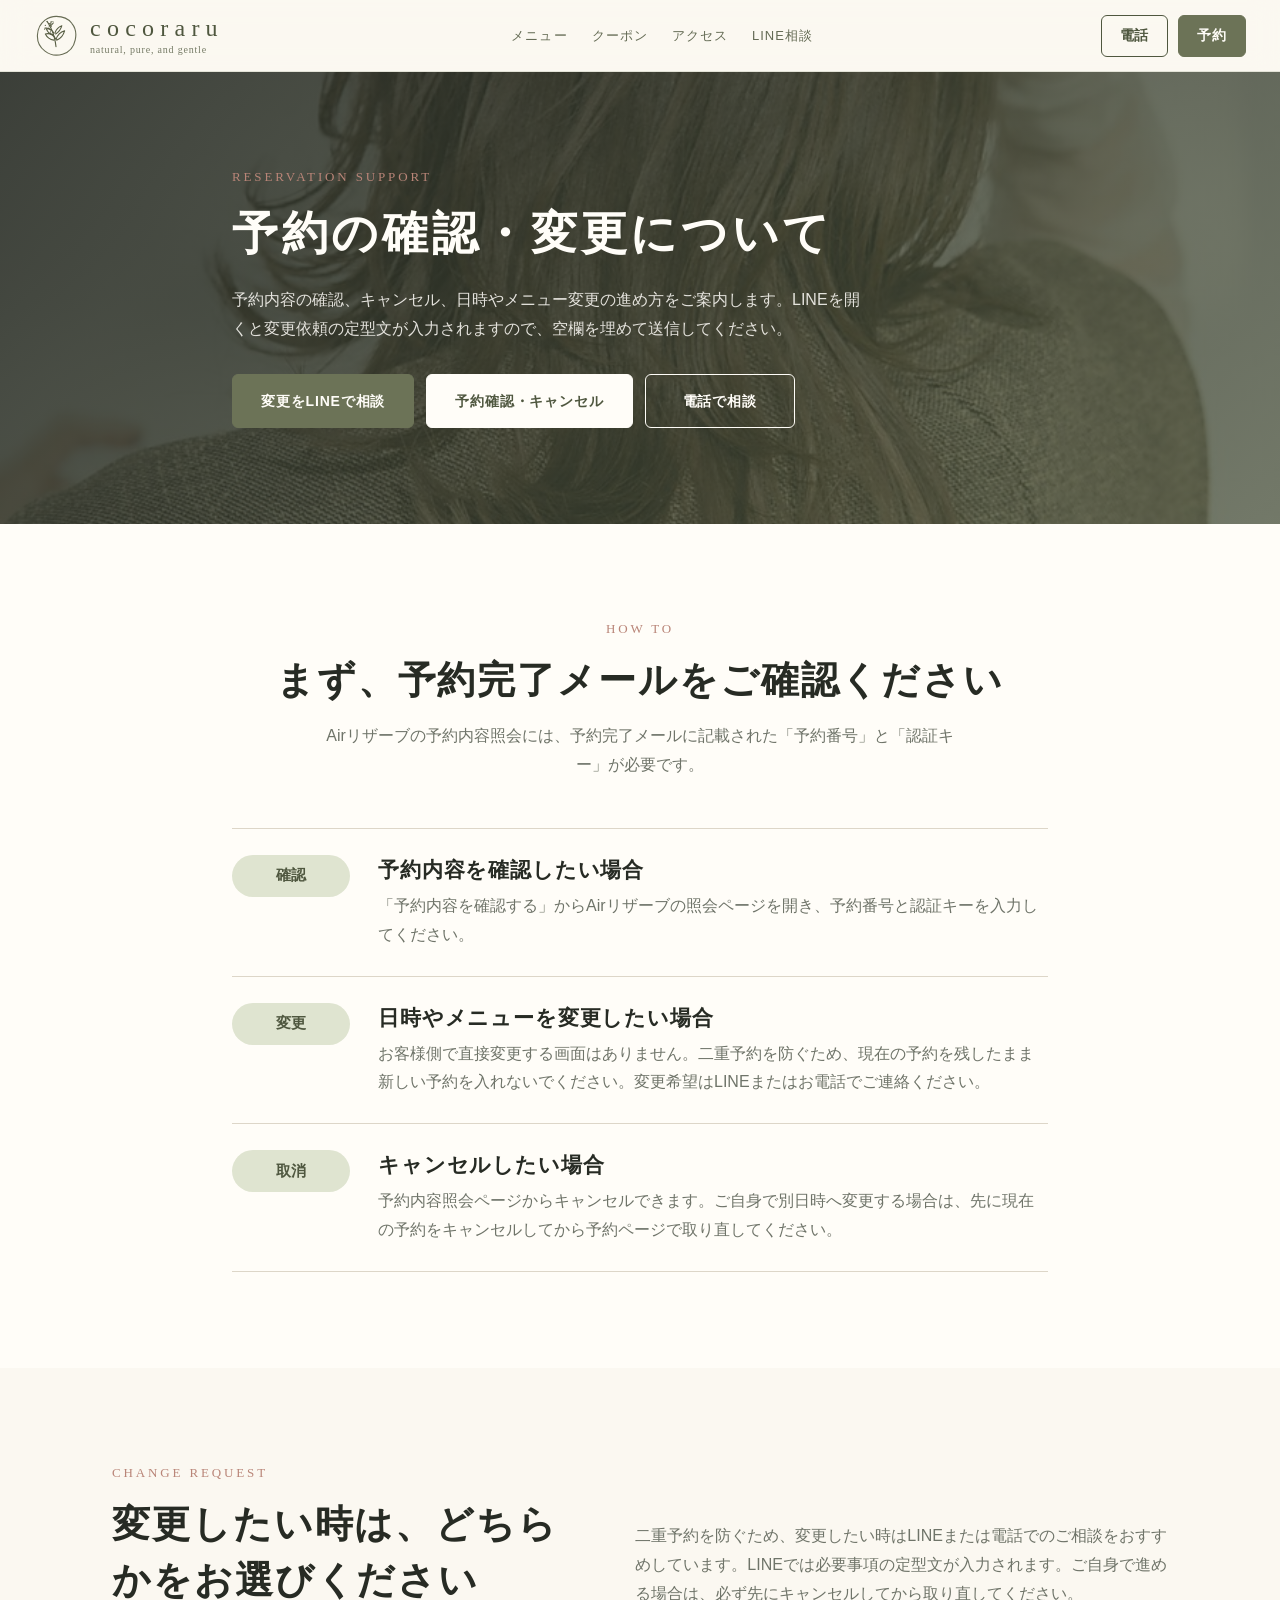
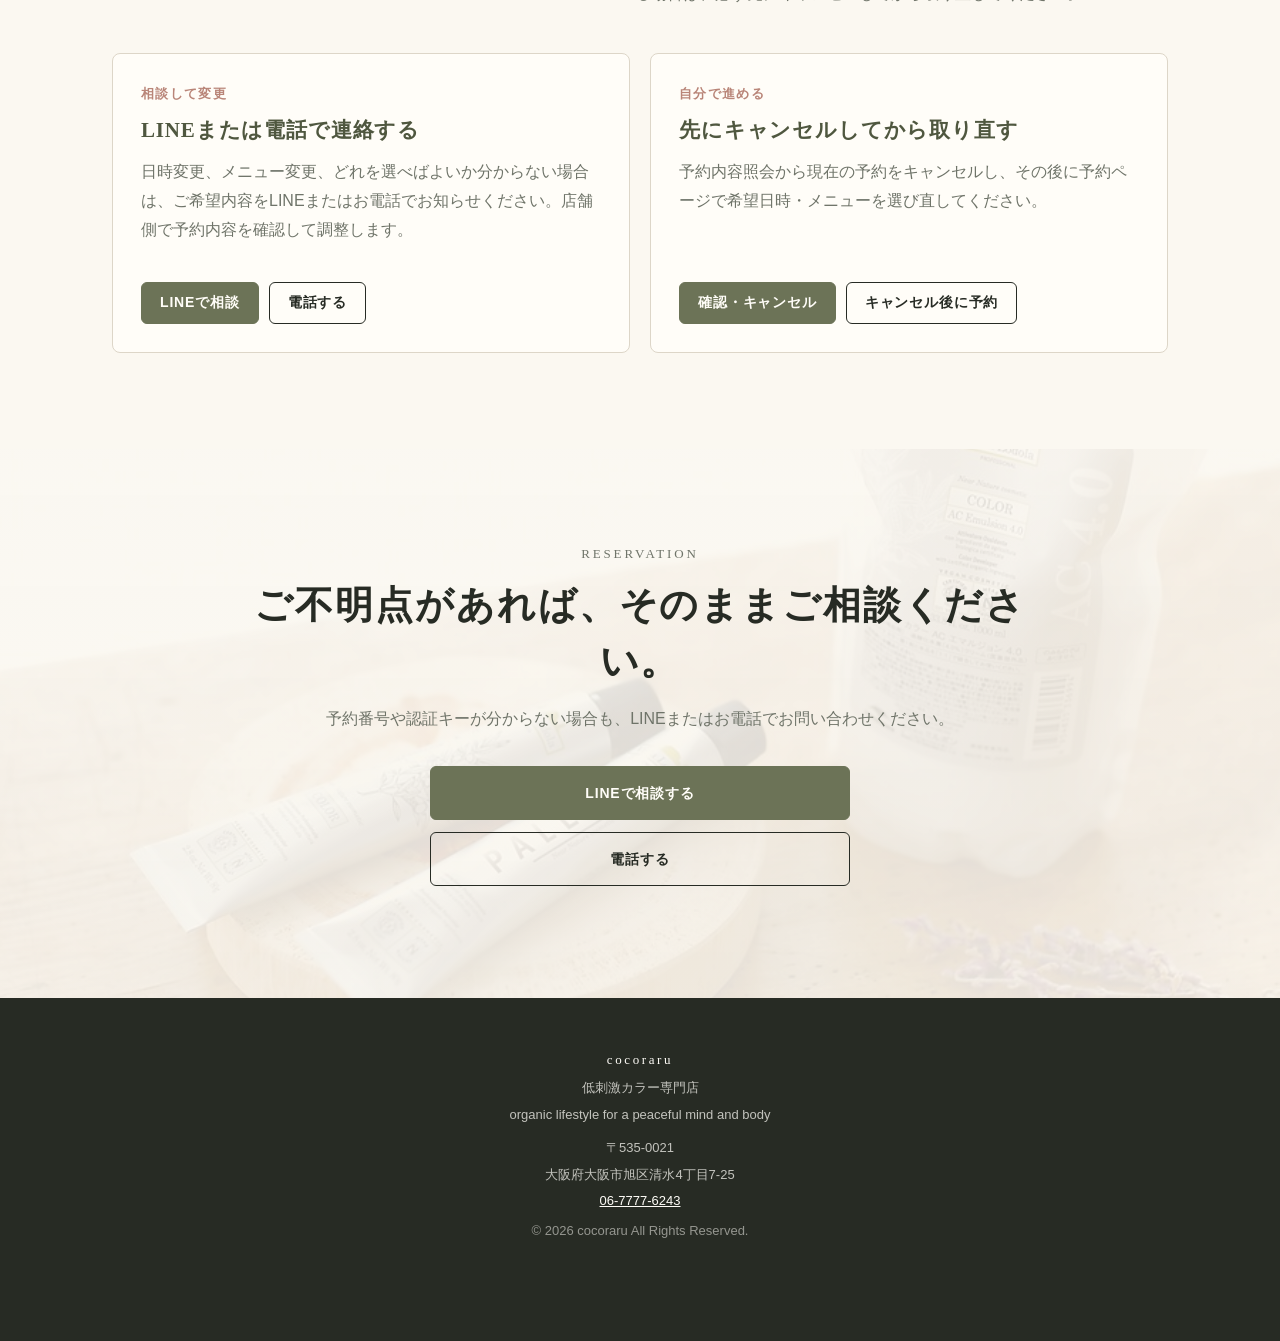
<file: reservation-help.html>
<!doctype html>
<html lang="ja">
<head>
  <meta charset="utf-8">
  <meta name="viewport" content="width=device-width, initial-scale=1">
  <title>予約の確認・変更について | cocoraru</title>
  <meta name="description" content="cocoraruの予約確認、キャンセル、日時やメニュー変更の方法をご案内します。">
  <meta name="theme-color" content="#6c7357">
  <script>
    if (location.protocol === "http:" && /(^|\.)cocoraru\.com$/i.test(location.hostname)) {
      location.replace("https://" + location.host + location.pathname + location.search + location.hash);
    }
  </script>
  <link rel="icon" href="./assets/favicon.svg" type="image/svg+xml">
  <link rel="stylesheet" href="./styles.css">
</head>
<body>
  <header class="site-header" data-header>
    <a class="brand-mark" href="./index.html#top" aria-label="cocoraru トップへ">
      <img class="brand-symbol" src="./assets/cocoraru-flower-mark.svg" alt="" aria-hidden="true">
      <span>
        <span class="brand-name">cocoraru</span>
        <span class="brand-sub">natural, pure, and gentle</span>
      </span>
    </a>
    <nav class="header-nav" aria-label="ページ内メニュー">
      <a href="./index.html#menu">メニュー</a>
      <a href="./index.html#coupon">クーポン</a>
      <a href="./index.html#access">アクセス</a>
      <a href="https://lin.ee/QCtVZkC">LINE相談</a>
    </nav>
    <div class="header-actions">
      <a class="btn btn-ghost" href="tel:0677776243">電話</a>
      <a class="btn btn-main" href="https://airrsv.net/cocoraru/calendar">予約</a>
    </div>
  </header>

  <main class="subpage-main">
    <section class="reservation-hero" aria-labelledby="reservation-title">
      <div class="section-inner narrow">
        <p class="section-kicker">Reservation Support</p>
        <h1 id="reservation-title">予約の確認・変更について</h1>
        <p>予約内容の確認、キャンセル、日時やメニュー変更の進め方をご案内します。LINEを開くと変更依頼の定型文が入力されますので、空欄を埋めて送信してください。</p>
        <div class="reservation-actions" aria-label="予約サポート導線">
          <a class="btn btn-main btn-large" href="https://line.me/R/oaMessage/%40244kjccp/?%E4%BA%88%E7%B4%84%E5%A4%89%E6%9B%B4%E5%B8%8C%E6%9C%9B%E3%81%A7%E3%81%99%E3%80%82%0A%E4%BA%88%E7%B4%84%E6%99%82%E3%81%AE%E3%81%8A%E5%90%8D%E5%89%8D%EF%BC%9A%0A%E7%8F%BE%E5%9C%A8%E3%81%AE%E4%BA%88%E7%B4%84%E6%97%A5%E6%99%82%EF%BC%9A%0A%E5%A4%89%E6%9B%B4%E5%B8%8C%E6%9C%9B%E6%97%A5%E6%99%82%EF%BC%9A%0A%E7%AC%AC1%E5%B8%8C%E6%9C%9B%EF%BC%9A%0A%E7%AC%AC2%E5%B8%8C%E6%9C%9B%EF%BC%9A%0A%E3%83%A1%E3%83%8B%E3%83%A5%E3%83%BC%E5%A4%89%E6%9B%B4%EF%BC%9A%E3%81%AA%E3%81%97%EF%BC%8F%E3%81%82%E3%82%8A%EF%BC%88%E5%86%85%E5%AE%B9%EF%BC%9A%EF%BC%89%0A%E5%82%99%E8%80%83%EF%BC%9A">変更をLINEで相談</a>
          <a class="btn btn-light btn-large" href="https://airrsv.net/cocoraru/inquiry/oneShot/">予約確認・キャンセル</a>
          <a class="btn btn-outline btn-large" href="tel:0677776243">電話で相談</a>
        </div>
      </div>
    </section>

    <section class="reservation-guide" aria-labelledby="guide-title">
      <div class="section-inner narrow">
        <div class="section-heading center">
          <p class="section-kicker">How To</p>
          <h2 id="guide-title">まず、予約完了メールをご確認ください</h2>
          <p>Airリザーブの予約内容照会には、予約完了メールに記載された「予約番号」と「認証キー」が必要です。</p>
        </div>
        <ol class="flow-list">
          <li>
            <span>確認</span>
            <div>
              <h3>予約内容を確認したい場合</h3>
              <p>「予約内容を確認する」からAirリザーブの照会ページを開き、予約番号と認証キーを入力してください。</p>
            </div>
          </li>
          <li>
            <span>変更</span>
            <div>
              <h3>日時やメニューを変更したい場合</h3>
              <p>お客様側で直接変更する画面はありません。二重予約を防ぐため、現在の予約を残したまま新しい予約を入れないでください。変更希望はLINEまたはお電話でご連絡ください。</p>
            </div>
          </li>
          <li>
            <span>取消</span>
            <div>
              <h3>キャンセルしたい場合</h3>
              <p>予約内容照会ページからキャンセルできます。ご自身で別日時へ変更する場合は、先に現在の予約をキャンセルしてから予約ページで取り直してください。</p>
            </div>
          </li>
        </ol>
      </div>
    </section>

    <section class="change-options" aria-labelledby="change-title">
      <div class="section-inner">
        <div class="split-heading">
          <div>
            <p class="section-kicker">Change Request</p>
            <h2 id="change-title">変更したい時は、どちらかをお選びください</h2>
          </div>
          <p>二重予約を防ぐため、変更したい時はLINEまたは電話でのご相談をおすすめしています。LINEでは必要事項の定型文が入力されます。ご自身で進める場合は、必ず先にキャンセルしてから取り直してください。</p>
        </div>
        <div class="reservation-card-grid">
          <article class="reservation-card">
            <span>相談して変更</span>
            <h3>LINEまたは電話で連絡する</h3>
            <p>日時変更、メニュー変更、どれを選べばよいか分からない場合は、ご希望内容をLINEまたはお電話でお知らせください。店舗側で予約内容を確認して調整します。</p>
            <div class="card-actions">
              <a class="btn btn-main" href="https://line.me/R/oaMessage/%40244kjccp/?%E4%BA%88%E7%B4%84%E5%A4%89%E6%9B%B4%E5%B8%8C%E6%9C%9B%E3%81%A7%E3%81%99%E3%80%82%0A%E4%BA%88%E7%B4%84%E6%99%82%E3%81%AE%E3%81%8A%E5%90%8D%E5%89%8D%EF%BC%9A%0A%E7%8F%BE%E5%9C%A8%E3%81%AE%E4%BA%88%E7%B4%84%E6%97%A5%E6%99%82%EF%BC%9A%0A%E5%A4%89%E6%9B%B4%E5%B8%8C%E6%9C%9B%E6%97%A5%E6%99%82%EF%BC%9A%0A%E7%AC%AC1%E5%B8%8C%E6%9C%9B%EF%BC%9A%0A%E7%AC%AC2%E5%B8%8C%E6%9C%9B%EF%BC%9A%0A%E3%83%A1%E3%83%8B%E3%83%A5%E3%83%BC%E5%A4%89%E6%9B%B4%EF%BC%9A%E3%81%AA%E3%81%97%EF%BC%8F%E3%81%82%E3%82%8A%EF%BC%88%E5%86%85%E5%AE%B9%EF%BC%9A%EF%BC%89%0A%E5%82%99%E8%80%83%EF%BC%9A">LINEで相談</a>
              <a class="btn btn-outline" href="tel:0677776243">電話する</a>
            </div>
          </article>
          <article class="reservation-card">
            <span>自分で進める</span>
            <h3>先にキャンセルしてから取り直す</h3>
            <p>予約内容照会から現在の予約をキャンセルし、その後に予約ページで希望日時・メニューを選び直してください。</p>
            <div class="card-actions">
              <a class="btn btn-main" href="https://airrsv.net/cocoraru/inquiry/oneShot/">確認・キャンセル</a>
              <a class="btn btn-outline" href="https://airrsv.net/cocoraru/calendar">キャンセル後に予約</a>
            </div>
          </article>
        </div>
      </div>
    </section>

    <section class="cta-final" aria-labelledby="help-cta-title">
      <div class="section-inner narrow center">
        <p class="section-kicker">Reservation</p>
        <h2 id="help-cta-title">ご不明点があれば、そのままご相談ください。</h2>
        <p>予約番号や認証キーが分からない場合も、LINEまたはお電話でお問い合わせください。</p>
        <div class="final-actions">
          <a class="btn btn-main btn-large" href="https://line.me/R/oaMessage/%40244kjccp/?%E4%BA%88%E7%B4%84%E5%A4%89%E6%9B%B4%E5%B8%8C%E6%9C%9B%E3%81%A7%E3%81%99%E3%80%82%0A%E4%BA%88%E7%B4%84%E6%99%82%E3%81%AE%E3%81%8A%E5%90%8D%E5%89%8D%EF%BC%9A%0A%E7%8F%BE%E5%9C%A8%E3%81%AE%E4%BA%88%E7%B4%84%E6%97%A5%E6%99%82%EF%BC%9A%0A%E5%A4%89%E6%9B%B4%E5%B8%8C%E6%9C%9B%E6%97%A5%E6%99%82%EF%BC%9A%0A%E7%AC%AC1%E5%B8%8C%E6%9C%9B%EF%BC%9A%0A%E7%AC%AC2%E5%B8%8C%E6%9C%9B%EF%BC%9A%0A%E3%83%A1%E3%83%8B%E3%83%A5%E3%83%BC%E5%A4%89%E6%9B%B4%EF%BC%9A%E3%81%AA%E3%81%97%EF%BC%8F%E3%81%82%E3%82%8A%EF%BC%88%E5%86%85%E5%AE%B9%EF%BC%9A%EF%BC%89%0A%E5%82%99%E8%80%83%EF%BC%9A">LINEで相談する</a>
          <a class="btn btn-outline btn-large" href="tel:0677776243">電話する</a>
        </div>
      </div>
    </section>
  </main>

  <footer class="site-footer">
    <p class="footer-brand">cocoraru</p>
    <p class="footer-tagline">
      <span>低刺激カラー専門店</span>
      <span>organic lifestyle for a peaceful mind and body</span>
    </p>
    <address class="footer-address">
      <span>〒535-0021</span>
      <span>大阪府大阪市旭区清水4丁目7-25</span>
      <a href="tel:0677776243">06-7777-6243</a>
    </address>
    <p class="copyright">© 2026 cocoraru All Rights Reserved.</p>
  </footer>

  <script src="./app.js"></script>
</body>
</html>
</file>
<file: styles.css>
:root {
  --paper: #fbf8f1;
  --paper-2: #f4eee2;
  --sage: #6c7357;
  --sage-dark: #4f573f;
  --sage-soft: #dfe4d0;
  --rose: #b98578;
  --rose-soft: #f0d8d1;
  --ink: #272b24;
  --muted: #6f7469;
  --line: #ddd6c8;
  --white: #fffdf8;
  --shadow: 0 16px 40px rgba(39, 43, 36, 0.12);
  --header-height: 72px;
}

* {
  box-sizing: border-box;
}

html {
  scroll-behavior: smooth;
  scroll-padding-top: var(--header-height);
}

body {
  margin: 0;
  color: var(--ink);
  background: var(--paper);
  font-family: "Yu Gothic", "Hiragino Sans", "Meiryo", sans-serif;
  line-height: 1.8;
  overflow-x: hidden;
}

body::selection {
  background: var(--sage-soft);
}

img {
  display: block;
  max-width: 100%;
}

a {
  color: inherit;
}

button,
input,
textarea {
  font: inherit;
}

.site-header {
  position: fixed;
  top: 0;
  left: 0;
  right: 0;
  z-index: 50;
  height: var(--header-height);
  display: grid;
  grid-template-columns: auto 1fr auto;
  align-items: center;
  gap: 28px;
  padding: 0 34px;
  color: var(--sage-dark);
  background: rgba(251, 248, 241, 0.74);
  border-bottom: 1px solid rgba(108, 115, 87, 0.16);
  backdrop-filter: blur(14px);
  transition: background 0.25s ease, color 0.25s ease, box-shadow 0.25s ease;
}

.site-header.is-scrolled {
  color: var(--ink);
  background: rgba(251, 248, 241, 0.94);
  box-shadow: 0 6px 24px rgba(39, 43, 36, 0.08);
}

.brand-mark {
  display: inline-flex;
  align-items: center;
  gap: 12px;
  text-decoration: none;
  min-width: 0;
}

.brand-symbol {
  width: 44px;
  height: 44px;
  object-fit: contain;
  flex: 0 0 auto;
}

.brand-name {
  display: block;
  font-family: "Times New Roman", "Yu Mincho", "Hiragino Mincho ProN", serif;
  font-size: 24px;
  line-height: 1.1;
  letter-spacing: 0.26em;
  font-weight: 500;
}

.brand-sub {
  display: block;
  margin-top: 3px;
  font-family: "Segoe Script", "Bradley Hand ITC", cursive;
  font-size: 10px;
  line-height: 1.2;
  letter-spacing: 0.08em;
  opacity: 0.78;
  white-space: nowrap;
}

.header-nav {
  display: flex;
  justify-content: center;
  gap: 24px;
  font-size: 13px;
  letter-spacing: 0.08em;
}

.header-nav a {
  text-decoration: none;
  opacity: 0.88;
}

.header-nav a:hover {
  opacity: 1;
}

.header-actions {
  display: flex;
  align-items: center;
  gap: 10px;
}

.btn {
  display: inline-flex;
  align-items: center;
  justify-content: center;
  min-height: 42px;
  padding: 10px 18px;
  border: 1px solid transparent;
  border-radius: 6px;
  text-decoration: none;
  font-size: 14px;
  font-weight: 700;
  letter-spacing: 0.06em;
  line-height: 1.3;
  cursor: pointer;
  transition: transform 0.2s ease, box-shadow 0.2s ease, background 0.2s ease, color 0.2s ease, border-color 0.2s ease;
}

.btn:hover {
  transform: translateY(-2px);
  box-shadow: 0 10px 24px rgba(39, 43, 36, 0.13);
}

.btn-main {
  background: var(--sage);
  color: var(--white);
  border-color: var(--sage);
}

.btn-main:hover {
  background: var(--sage-dark);
  border-color: var(--sage-dark);
}

.btn-light {
  background: var(--white);
  color: var(--sage-dark);
  border-color: var(--white);
}

.btn-outline,
.btn-ghost {
  background: transparent;
  border-color: currentColor;
}

.btn-ghost {
  color: inherit;
}

.btn-large {
  min-height: 54px;
  padding: 14px 28px;
  min-width: 150px;
}

.hero {
  min-height: 91svh;
  position: relative;
  display: flex;
  align-items: center;
  overflow: hidden;
  color: var(--white);
  isolation: isolate;
}

.hero-media {
  position: absolute;
  inset: 0;
  z-index: -2;
}

.hero-media img {
  width: 100%;
  height: 100%;
  object-fit: cover;
}

.hero-tint {
  position: absolute;
  inset: 0;
  background:
    linear-gradient(90deg, rgba(23, 28, 21, 0.74), rgba(23, 28, 21, 0.35) 50%, rgba(23, 28, 21, 0.18)),
    linear-gradient(0deg, rgba(39, 43, 36, 0.3), rgba(39, 43, 36, 0.02) 42%);
}

.hero-content {
  width: min(680px, calc(100% - 48px));
  margin-left: max(32px, calc((100vw - 1120px) / 2));
  padding-top: var(--header-height);
}

.section-kicker {
  margin: 0 0 14px;
  color: var(--rose);
  font-family: "Yu Mincho", "Hiragino Mincho ProN", serif;
  font-size: 13px;
  letter-spacing: 0.22em;
  text-transform: uppercase;
  line-height: 1.4;
}

.hero .section-kicker {
  color: var(--rose-soft);
}

h1,
h2,
h3 {
  margin: 0;
  font-family: "Yu Mincho", "Hiragino Mincho ProN", serif;
  font-weight: 600;
  line-height: 1.48;
}

h1 {
  font-size: 58px;
  letter-spacing: 0.08em;
}

h2 {
  font-size: 38px;
  letter-spacing: 0.05em;
}

h3 {
  font-size: 21px;
  letter-spacing: 0.04em;
}

.hero-lead {
  max-width: 560px;
  margin: 22px 0 34px;
  color: rgba(255, 253, 248, 0.88);
  font-size: 16px;
  line-height: 2;
}

.hero-cta {
  display: flex;
  flex-wrap: wrap;
  gap: 12px;
}

.hero-note {
  position: absolute;
  right: max(24px, calc((100vw - 1120px) / 2));
  bottom: 44px;
  width: 190px;
  min-height: 116px;
  display: grid;
  align-content: center;
  gap: 6px;
  padding: 18px;
  border: 1px solid rgba(255, 253, 248, 0.42);
  background: rgba(255, 253, 248, 0.1);
  backdrop-filter: blur(12px);
}

.hero-note span {
  font-size: 12px;
  letter-spacing: 0.14em;
  color: var(--rose-soft);
}

.hero-note strong {
  font-family: "Yu Mincho", "Hiragino Mincho ProN", serif;
  font-size: 19px;
  line-height: 1.5;
}

.mobile-quick-nav {
  display: none;
}

.logo-section {
  display: grid;
  grid-template-columns: minmax(280px, 520px) minmax(280px, 1fr);
  gap: 54px;
  align-items: center;
  max-width: 1120px;
  margin: 0 auto;
  padding: 92px 32px;
}

.logo-panel {
  overflow: hidden;
  border: 1px solid var(--line);
  box-shadow: var(--shadow);
}

.logo-panel img {
  width: 100%;
  aspect-ratio: 1 / 1;
  object-fit: cover;
}

.intro-copy p:not(.section-kicker) {
  max-width: 560px;
  color: var(--muted);
}

.section-inner {
  max-width: 1120px;
  margin: 0 auto;
  padding: 96px 32px;
}

.section-inner.narrow {
  max-width: 880px;
}

.section-heading {
  margin-bottom: 48px;
}

.center {
  text-align: center;
}

.split-heading {
  display: grid;
  grid-template-columns: minmax(280px, 0.9fr) minmax(280px, 1fr);
  gap: 44px;
  align-items: end;
  margin-bottom: 44px;
}

.split-heading > p {
  margin: 0;
  color: var(--muted);
}

.concern {
  color: var(--white);
  background: var(--ink);
}

.concern h2 {
  color: var(--white);
}

.concern-grid {
  display: grid;
  grid-template-columns: repeat(2, minmax(0, 1fr));
  gap: 14px;
  margin-top: 40px;
}

.concern-grid p {
  min-height: 86px;
  margin: 0;
  padding: 20px 22px 20px 52px;
  border: 1px solid rgba(255, 253, 248, 0.13);
  border-radius: 8px;
  background: rgba(255, 253, 248, 0.05);
  color: rgba(255, 253, 248, 0.84);
  position: relative;
}

.concern-grid p::before {
  content: "";
  position: absolute;
  left: 20px;
  top: 25px;
  width: 15px;
  height: 8px;
  border-left: 2px solid var(--rose-soft);
  border-bottom: 2px solid var(--rose-soft);
  transform: rotate(-45deg);
}

.resolve-box {
  margin-top: 34px;
  padding: 28px;
  border-radius: 8px;
  background: linear-gradient(135deg, var(--sage), var(--rose));
  text-align: center;
}

.resolve-box strong,
.resolve-box span {
  display: block;
}

.resolve-box strong {
  font-family: "Yu Mincho", "Hiragino Mincho ProN", serif;
  font-size: 24px;
}

.resolve-box span {
  margin-top: 8px;
  color: rgba(255, 253, 248, 0.86);
}

.features {
  background: var(--white);
}

.feature-grid {
  display: grid;
  grid-template-columns: repeat(3, minmax(0, 1fr));
  gap: 24px;
}

.feature-card {
  overflow: hidden;
  border-radius: 8px;
  background: var(--paper);
  border: 1px solid var(--line);
}

.feature-card img {
  width: 100%;
  aspect-ratio: 4 / 3;
  object-fit: cover;
}

.feature-card div {
  padding: 26px;
}

.num {
  display: inline-block;
  margin-bottom: 10px;
  color: var(--rose);
  font-family: "Yu Mincho", "Hiragino Mincho ProN", serif;
  font-size: 28px;
  line-height: 1;
}

.feature-card p,
.product-card p,
.flow-list p,
.voice-card p,
.access-lead,
.cta-final p {
  color: var(--muted);
}

.menu {
  background: linear-gradient(180deg, var(--paper), #edf2e5);
}

.product-grid {
  display: grid;
  grid-template-columns: repeat(4, minmax(0, 1fr));
  gap: 18px;
}

.product-card {
  min-height: 330px;
  display: flex;
  flex-direction: column;
  padding: 28px 22px;
  border-radius: 8px;
  border: 1px solid var(--line);
  background: var(--white);
}

.product-card h3 {
  min-height: 64px;
  margin-bottom: 12px;
}

.product-card p {
  margin: 0;
  font-size: 14px;
}

.product-card small {
  margin-top: auto;
  padding-top: 22px;
  color: var(--sage-dark);
  font-weight: 700;
}

.product-label {
  width: fit-content;
  margin-bottom: 14px;
  padding: 4px 10px;
  border-radius: 999px;
  background: var(--sage-soft);
  color: var(--sage-dark);
  font-size: 12px;
  font-weight: 700;
  letter-spacing: 0.08em;
}

.flow {
  background: var(--white);
}

.flow-list {
  margin: 0;
  padding: 0;
  list-style: none;
}

.flow-list li {
  display: grid;
  grid-template-columns: 118px 1fr;
  gap: 28px;
  padding: 26px 0;
  border-top: 1px solid var(--line);
}

.flow-list li:last-child {
  border-bottom: 1px solid var(--line);
}

.flow-list span {
  align-self: start;
  display: inline-flex;
  align-items: center;
  justify-content: center;
  height: 42px;
  border-radius: 999px;
  color: var(--sage-dark);
  background: var(--sage-soft);
  font-family: "Yu Mincho", "Hiragino Mincho ProN", serif;
  font-size: 15px;
  font-weight: 700;
}

.flow-list p {
  margin: 6px 0 0;
}

.subpage-main {
  padding-top: var(--header-height);
}

.reservation-hero {
  color: var(--white);
  background:
    linear-gradient(135deg, rgba(39, 43, 36, 0.9), rgba(79, 87, 63, 0.72)),
    url("./assets/feature-private.jpg") center / cover;
}

.reservation-hero .section-inner {
  min-height: 430px;
  display: grid;
  align-content: center;
}

.reservation-hero h1 {
  max-width: 720px;
  font-size: 46px;
}

.reservation-hero p:not(.section-kicker) {
  max-width: 640px;
  margin: 18px 0 0;
  color: rgba(255, 253, 248, 0.86);
}

.reservation-actions {
  display: flex;
  flex-wrap: wrap;
  gap: 12px;
  margin-top: 30px;
}

.reservation-actions .btn-outline {
  color: var(--white);
}

.reservation-guide {
  background: var(--white);
}

.reservation-guide .section-heading p:not(.section-kicker) {
  max-width: 650px;
  margin: 14px auto 0;
  color: var(--muted);
}

.change-options {
  background: var(--paper);
}

.reservation-card-grid {
  display: grid;
  grid-template-columns: repeat(2, minmax(0, 1fr));
  gap: 20px;
}

.reservation-card {
  min-height: 300px;
  display: flex;
  flex-direction: column;
  padding: 28px;
  border: 1px solid var(--line);
  border-radius: 8px;
  background: var(--white);
}

.reservation-card span {
  color: var(--rose);
  font-size: 13px;
  font-weight: 700;
  letter-spacing: 0.1em;
}

.reservation-card h3 {
  margin-top: 10px;
  color: var(--sage-dark);
}

.reservation-card p {
  margin: 12px 0 22px;
  color: var(--muted);
}

.card-actions {
  display: flex;
  flex-wrap: wrap;
  gap: 10px;
  margin-top: auto;
}

.coupon {
  color: var(--white);
  background:
    linear-gradient(135deg, rgba(79, 87, 63, 0.96), rgba(137, 93, 82, 0.93)),
    url("./assets/salon-main-2.jpg") center / cover;
}

.coupon .section-kicker {
  color: var(--rose-soft);
}

.coupon-tabs {
  display: flex;
  justify-content: center;
  flex-wrap: wrap;
  gap: 10px;
  margin: -18px 0 32px;
}

.coupon-tabs button {
  min-height: 42px;
  padding: 9px 18px;
  border-radius: 999px;
  border: 1px solid rgba(255, 253, 248, 0.32);
  color: var(--white);
  background: rgba(255, 253, 248, 0.08);
  cursor: pointer;
}

.coupon-tabs button.active {
  color: var(--sage-dark);
  background: var(--white);
  border-color: var(--white);
}

.coupon-grid {
  display: grid;
  grid-template-columns: repeat(3, minmax(0, 1fr));
  gap: 16px;
}

.coupon-card {
  min-height: 230px;
  display: flex;
  flex-direction: column;
  padding: 22px;
  border-radius: 8px;
  background: rgba(255, 253, 248, 0.95);
  color: var(--ink);
}

.coupon-card.is-hidden {
  display: none;
}

.coupon-card span {
  width: fit-content;
  margin-bottom: 12px;
  padding: 2px 9px;
  border-radius: 999px;
  color: var(--white);
  background: var(--rose);
  font-size: 12px;
  font-weight: 700;
}

.coupon-card h3 {
  font-size: 18px;
}

.coupon-card p {
  margin: auto 0 8px;
}

.coupon-card del {
  color: var(--muted);
}

.coupon-card strong {
  margin-left: 8px;
  color: var(--sage-dark);
  font-size: 26px;
}

.coupon-card small {
  color: var(--muted);
}

.coupon-cta {
  display: flex;
  justify-content: center;
  flex-wrap: wrap;
  gap: 12px;
  margin-top: 34px;
}

.coupon-note {
  max-width: 680px;
  margin: 18px auto 0;
  color: rgba(255, 253, 248, 0.86);
  text-align: center;
  font-size: 14px;
}

.gallery {
  background: var(--paper);
}

.gallery-controls {
  display: flex;
  gap: 10px;
}

.gallery-controls button {
  width: 44px;
  height: 44px;
  border-radius: 50%;
  border: 1px solid var(--sage);
  color: var(--sage-dark);
  background: transparent;
  font-size: 28px;
  line-height: 1;
  cursor: pointer;
}

.gallery-track {
  display: grid;
  grid-auto-flow: column;
  grid-auto-columns: minmax(260px, 32%);
  gap: 18px;
  overflow-x: auto;
  scroll-snap-type: x mandatory;
  scrollbar-width: thin;
  padding-bottom: 8px;
}

.gallery-track figure {
  margin: 0;
  scroll-snap-align: start;
  border-radius: 8px;
  overflow: hidden;
  background: var(--white);
  border: 1px solid var(--line);
}

.gallery-track img {
  width: 100%;
  aspect-ratio: 4 / 5;
  object-fit: cover;
}

.gallery-track figcaption {
  min-height: 58px;
  display: flex;
  align-items: center;
  padding: 14px 16px;
  color: var(--sage-dark);
  font-weight: 700;
}

.voice {
  background: var(--white);
}

.voice-grid {
  display: grid;
  grid-template-columns: repeat(3, minmax(0, 1fr));
  gap: 20px;
}

.voice-card {
  min-height: 260px;
  padding: 26px;
  border-radius: 8px;
  border: 1px solid var(--line);
  background: var(--paper);
}

.stars {
  display: block;
  color: #c98934;
  letter-spacing: 0.1em;
}

.voice-card time {
  display: block;
  margin-top: 4px;
  color: var(--muted);
  font-size: 12px;
}

.voice-card p {
  margin: 18px 0 0;
}

.center-link {
  margin-top: 28px;
  text-align: center;
}

.center-link a {
  color: var(--sage-dark);
  font-weight: 700;
}

.access {
  background: var(--paper-2);
}

.access-grid {
  display: grid;
  grid-template-columns: minmax(280px, 0.9fr) minmax(320px, 1fr);
  gap: 48px;
  align-items: start;
}

.access-links {
  display: flex;
  flex-wrap: wrap;
  gap: 12px;
  margin-top: 28px;
}

.shop-data {
  margin: 0;
  border-top: 1px solid var(--line);
  background: rgba(255, 253, 248, 0.48);
}

.shop-data div {
  display: grid;
  grid-template-columns: 110px 1fr;
  gap: 18px;
  padding: 18px 0;
  border-bottom: 1px solid var(--line);
}

.shop-data dt {
  color: var(--sage-dark);
  font-weight: 700;
}

.shop-data dd {
  margin: 0;
  color: var(--muted);
}

.cta-final {
  background:
    linear-gradient(rgba(251, 248, 241, 0.88), rgba(251, 248, 241, 0.9)),
    url("./assets/feature-organic.jpg") center / cover;
}

.final-actions {
  display: grid;
  gap: 12px;
  width: min(420px, 100%);
  margin: 32px auto 16px;
}

.cta-final small {
  color: var(--sage-dark);
  font-weight: 700;
}

.site-footer {
  padding: 44px 28px 92px;
  color: rgba(255, 253, 248, 0.72);
  background: var(--ink);
  text-align: center;
}

.footer-brand {
  margin: 0 0 6px;
  color: var(--white);
  font-family: "Yu Mincho", "Hiragino Mincho ProN", serif;
  font-size: 28px;
  letter-spacing: 0.2em;
}

.site-footer p {
  margin: 6px 0;
  font-size: 13px;
}

.footer-tagline,
.footer-address {
  display: grid;
  gap: 4px;
  justify-items: center;
  margin: 10px 0 0;
  font-size: 13px;
  font-style: normal;
  line-height: 1.75;
}

.footer-tagline span,
.footer-address span,
.footer-address a {
  display: block;
}

.site-footer a {
  color: var(--white);
}

.copyright {
  margin-top: 18px;
  opacity: 0.7;
}

.sticky-cta {
  position: fixed;
  left: 0;
  right: 0;
  bottom: 0;
  z-index: 60;
  display: flex;
  gap: 10px;
  padding: 12px 16px;
  background: rgba(255, 253, 248, 0.96);
  box-shadow: 0 -8px 28px rgba(39, 43, 36, 0.13);
  transform: translateY(100%);
  transition: transform 0.25s ease;
}

.sticky-cta.is-visible {
  transform: translateY(0);
}

.sticky-cta .btn {
  flex: 1;
}

@media (max-width: 980px) {
  .site-header {
    grid-template-columns: auto auto;
    justify-content: space-between;
  }

  .header-nav {
    display: none;
  }

  .logo-section,
  .split-heading,
  .access-grid {
    grid-template-columns: 1fr;
  }

  .feature-grid,
  .voice-grid {
    grid-template-columns: 1fr;
  }

  .product-grid,
  .coupon-grid {
    grid-template-columns: repeat(2, minmax(0, 1fr));
  }

  .gallery-track {
    grid-auto-columns: minmax(260px, 48%);
  }
}

@media (max-width: 700px) {
  :root {
    --header-height: 64px;
  }

  body {
    font-size: 15px;
  }

  .site-header {
    padding: 0 16px;
  }

  .brand-name {
    font-size: 18px;
    letter-spacing: 0.22em;
  }

  .brand-symbol {
    width: 36px;
    height: 36px;
  }

  .brand-sub,
  .header-actions .btn-ghost {
    display: none;
  }

  .header-actions .btn {
    min-height: 38px;
    padding: 9px 12px;
    font-size: 12px;
  }

  .hero {
    min-height: 84svh;
    align-items: flex-end;
    padding-bottom: 30px;
  }

  .hero-tint {
    background:
      linear-gradient(0deg, rgba(23, 28, 21, 0.82), rgba(23, 28, 21, 0.38) 64%, rgba(23, 28, 21, 0.2)),
      linear-gradient(90deg, rgba(23, 28, 21, 0.35), rgba(23, 28, 21, 0.1));
  }

  .hero-content {
    width: calc(100% - 32px);
    margin: 0 16px;
    padding-top: 0;
  }

  h1 {
    font-size: 36px;
    letter-spacing: 0.04em;
  }

  h2 {
    font-size: 28px;
  }

  h3 {
    font-size: 19px;
  }

  .hero-lead {
    font-size: 14px;
    line-height: 1.9;
    margin: 16px 0 24px;
  }

  .hero-cta {
    display: grid;
    grid-template-columns: 1fr;
    gap: 10px;
  }

  .hero-note {
    display: none;
  }

  .mobile-quick-nav {
    position: sticky;
    top: var(--header-height);
    z-index: 35;
    display: grid;
    grid-template-columns: repeat(4, 1fr);
    gap: 1px;
    padding: 1px;
    background: var(--line);
    box-shadow: 0 8px 18px rgba(39, 43, 36, 0.08);
  }

  .mobile-quick-nav a {
    min-width: 0;
    padding: 10px 4px;
    color: var(--sage-dark);
    background: rgba(255, 253, 248, 0.96);
    text-align: center;
    text-decoration: none;
    font-size: 12px;
    font-weight: 700;
    letter-spacing: 0.04em;
    line-height: 1.2;
  }

  .logo-section,
  .section-inner {
    padding: 54px 18px;
  }

  .logo-section {
    display: flex;
    flex-direction: column-reverse;
    gap: 28px;
  }

  .logo-panel img {
    aspect-ratio: 16 / 11;
  }

  .section-heading,
  .split-heading {
    margin-bottom: 28px;
  }

  .concern-grid,
  .product-grid,
  .coupon-grid,
  .reservation-card-grid,
  .voice-grid {
    grid-template-columns: 1fr;
  }

  .concern-grid p {
    min-height: 0;
  }

  .resolve-box strong {
    font-size: 20px;
  }

  .flow-list li,
  .shop-data div {
    grid-template-columns: 1fr;
    gap: 8px;
  }

  .product-card,
  .coupon-card,
  .voice-card {
    min-height: 0;
    padding: 22px 18px;
  }

  .coupon-cta {
    display: grid;
    grid-template-columns: 1fr;
  }

  .reservation-hero .section-inner {
    min-height: 390px;
  }

  .reservation-hero h1 {
    font-size: 32px;
  }

  .reservation-actions,
  .card-actions {
    display: grid;
    grid-template-columns: 1fr;
  }

  .product-card h3 {
    min-height: 0;
  }

  .gallery-track {
    grid-auto-columns: minmax(240px, 82%);
  }

  .gallery-controls {
    justify-content: flex-start;
  }

  .site-footer {
    padding-bottom: 92px;
  }
}
</file>
